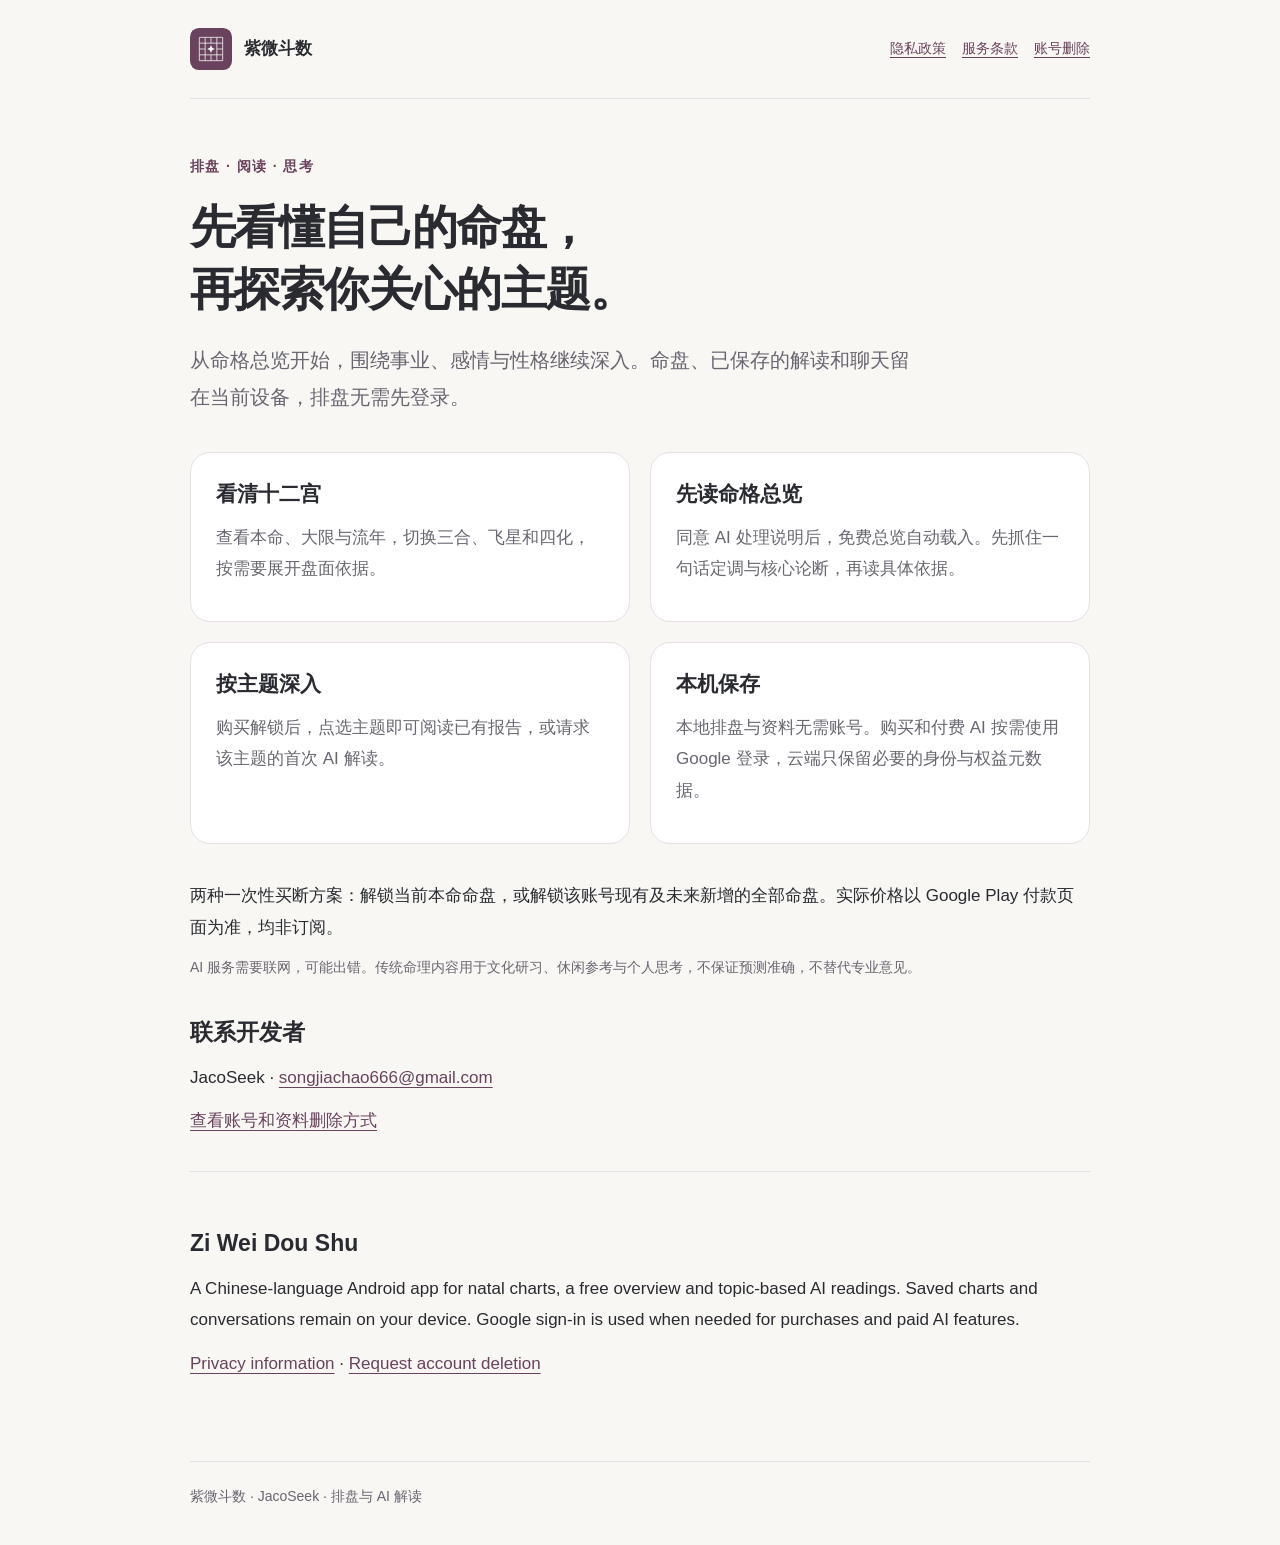
<file: index.html>
<!doctype html><html lang="zh-CN"><head><meta charset="utf-8"><meta name="viewport" content="width=device-width,initial-scale=1"><meta name="description" content="紫微斗数 Android 应用：本地排盘、命格总览与按主题深入的 AI 解读。"><title>紫微斗数 · 排盘与 AI 解读</title><link rel="stylesheet" href="styles.css"></head><body>
<header><a class="brand" href="index.html"><svg viewBox="0 0 108 108" aria-hidden="true"><rect width="108" height="108" rx="23" fill="#69435d"/><path d="M24 24h60v60H24zM39 24v60M69 24v60M24 39h60M24 69h60M54 24v15M54 69v15M24 54h15M69 54h15" stroke="#f8f7f4" stroke-width="2" fill="none"/><path d="m54 44 3 7 7 3-7 3-3 7-3-7-7-3 7-3z" fill="#f8f7f4"/></svg>紫微斗数</a><nav aria-label="网站导航"><a href="privacy.html">隐私政策</a><a href="terms.html">服务条款</a><a href="delete-account.html">账号删除</a></nav></header>
<main><div class="eyebrow">排盘 · 阅读 · 思考</div><h1>先看懂自己的命盘，<br>再探索你关心的主题。</h1><p class="intro">从命格总览开始，围绕事业、感情与性格继续深入。命盘、已保存的解读和聊天留在当前设备，排盘无需先登录。</p>
<div class="cards"><section class="card"><h2>看清十二宫</h2><p>查看本命、大限与流年，切换三合、飞星和四化，按需要展开盘面依据。</p></section><section class="card"><h2>先读命格总览</h2><p>同意 AI 处理说明后，免费总览自动载入。先抓住一句话定调与核心论断，再读具体依据。</p></section><section class="card"><h2>按主题深入</h2><p>购买解锁后，点选主题即可阅读已有报告，或请求该主题的首次 AI 解读。</p></section><section class="card"><h2>本机保存</h2><p>本地排盘与资料无需账号。购买和付费 AI 按需使用 Google 登录，云端只保留必要的身份与权益元数据。</p></section></div>
<p>两种一次性买断方案：解锁当前本命命盘，或解锁该账号现有及未来新增的全部命盘。实际价格以 Google Play 付款页面为准，均非订阅。</p><p class="meta">AI 服务需要联网，可能出错。传统命理内容用于文化研习、休闲参考与个人思考，不保证预测准确，不替代专业意见。</p><h2>联系开发者</h2><p>JacoSeek · <a href="mailto:songjiachao666@gmail.com">songjiachao666@gmail.com</a></p><p><a href="delete-account.html">查看账号和资料删除方式</a></p>
<section class="english" lang="en"><h2>Zi Wei Dou Shu</h2><p>A Chinese-language Android app for natal charts, a free overview and topic-based AI readings. Saved charts and conversations remain on your device. Google sign-in is used when needed for purchases and paid AI features.</p><p><a href="privacy.html#english">Privacy information</a> · <a href="delete-account.html#english">Request account deletion</a></p></section></main><footer>紫微斗数 · JacoSeek · 排盘与 AI 解读</footer></body></html>
</file>
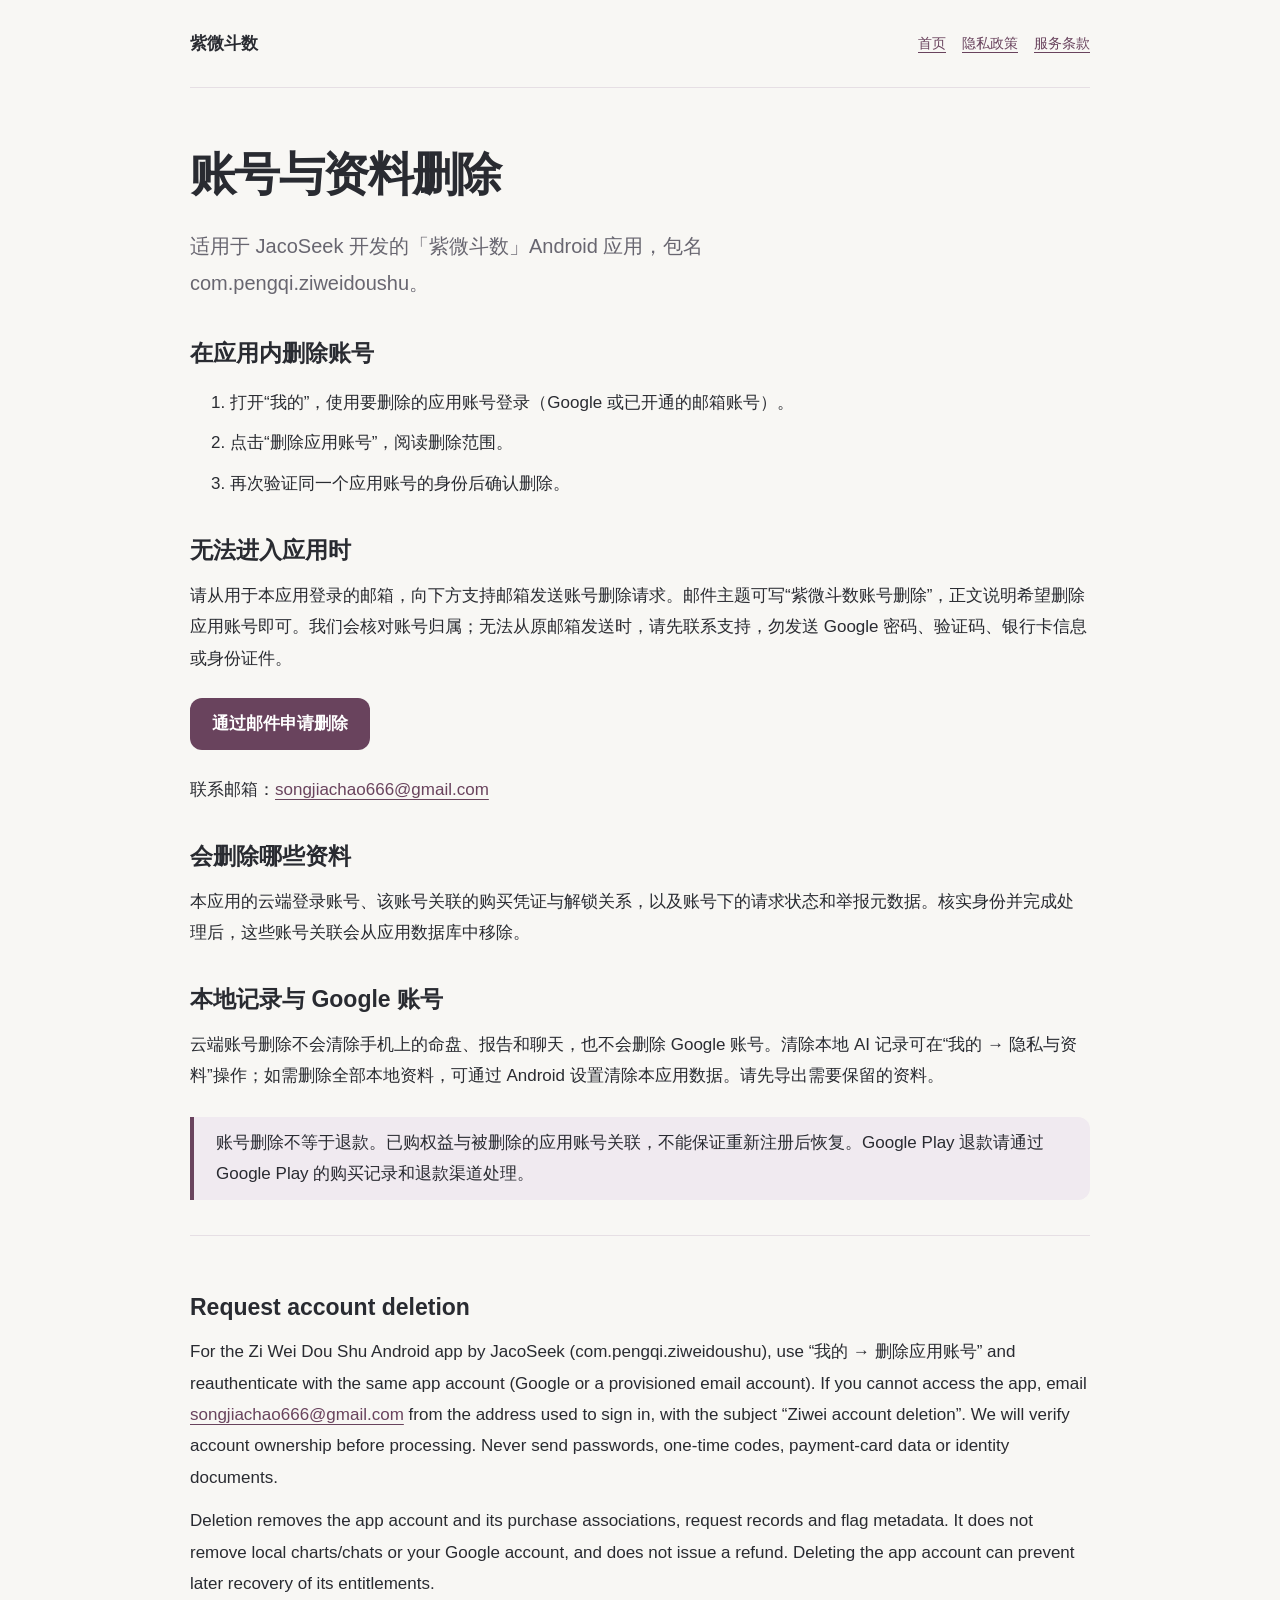
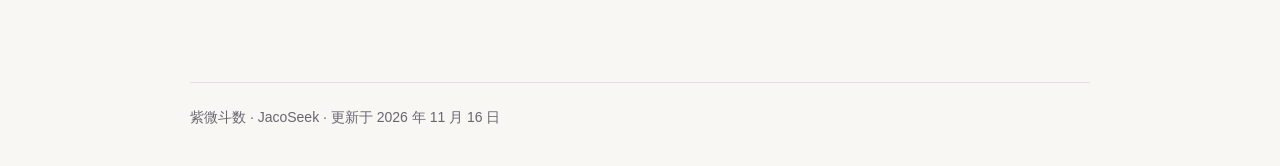
<file: delete-account.html>
<!doctype html><html lang="zh-CN"><head><meta charset="utf-8"><meta name="viewport" content="width=device-width,initial-scale=1"><title>账号与资料删除 · 紫微斗数</title><link rel="stylesheet" href="styles.css"></head><body>
<header><a class="brand" href="index.html">紫微斗数</a><nav aria-label="网站导航"><a href="index.html">首页</a><a href="privacy.html">隐私政策</a><a href="terms.html">服务条款</a></nav></header><main><h1>账号与资料删除</h1><p class="intro">适用于 JacoSeek 开发的「紫微斗数」Android 应用，包名 com.pengqi.ziweidoushu。</p><h2>在应用内删除账号</h2><ol><li>打开“我的”，使用要删除的应用账号登录（Google 或已开通的邮箱账号）。</li><li>点击“删除应用账号”，阅读删除范围。</li><li>再次验证同一个应用账号的身份后确认删除。</li></ol>
<h2>无法进入应用时</h2><p>请从用于本应用登录的邮箱，向下方支持邮箱发送账号删除请求。邮件主题可写“紫微斗数账号删除”，正文说明希望删除应用账号即可。我们会核对账号归属；无法从原邮箱发送时，请先联系支持，勿发送 Google 密码、验证码、银行卡信息或身份证件。</p><a class="button" href="mailto:songjiachao666@gmail.com?subject=%E7%B4%AB%E5%BE%AE%E6%96%97%E6%95%B0%E8%B4%A6%E5%8F%B7%E5%88%A0%E9%99%A4">通过邮件申请删除</a><p>联系邮箱：<a href="mailto:songjiachao666@gmail.com">songjiachao666@gmail.com</a></p>
<h2>会删除哪些资料</h2><p>本应用的云端登录账号、该账号关联的购买凭证与解锁关系，以及账号下的请求状态和举报元数据。核实身份并完成处理后，这些账号关联会从应用数据库中移除。</p><h2>本地记录与 Google 账号</h2><p>云端账号删除不会清除手机上的命盘、报告和聊天，也不会删除 Google 账号。清除本地 AI 记录可在“我的 → 隐私与资料”操作；如需删除全部本地资料，可通过 Android 设置清除本应用数据。请先导出需要保留的资料。</p><div class="notice">账号删除不等于退款。已购权益与被删除的应用账号关联，不能保证重新注册后恢复。Google Play 退款请通过 Google Play 的购买记录和退款渠道处理。</div>
<section class="english" id="english" lang="en"><h2>Request account deletion</h2><p>For the Zi Wei Dou Shu Android app by JacoSeek (com.pengqi.ziweidoushu), use “我的 → 删除应用账号” and reauthenticate with the same app account (Google or a provisioned email account). If you cannot access the app, email <a href="mailto:songjiachao666@gmail.com?subject=Ziwei%20account%20deletion">songjiachao666@gmail.com</a> from the address used to sign in, with the subject “Ziwei account deletion”. We will verify account ownership before processing. Never send passwords, one-time codes, payment-card data or identity documents.</p><p>Deletion removes the app account and its purchase associations, request records and flag metadata. It does not remove local charts/chats or your Google account, and does not issue a refund. Deleting the app account can prevent later recovery of its entitlements.</p></section></main><footer>紫微斗数 · JacoSeek · 更新于 2026 年 11 月 16 日</footer></body></html>
</file>
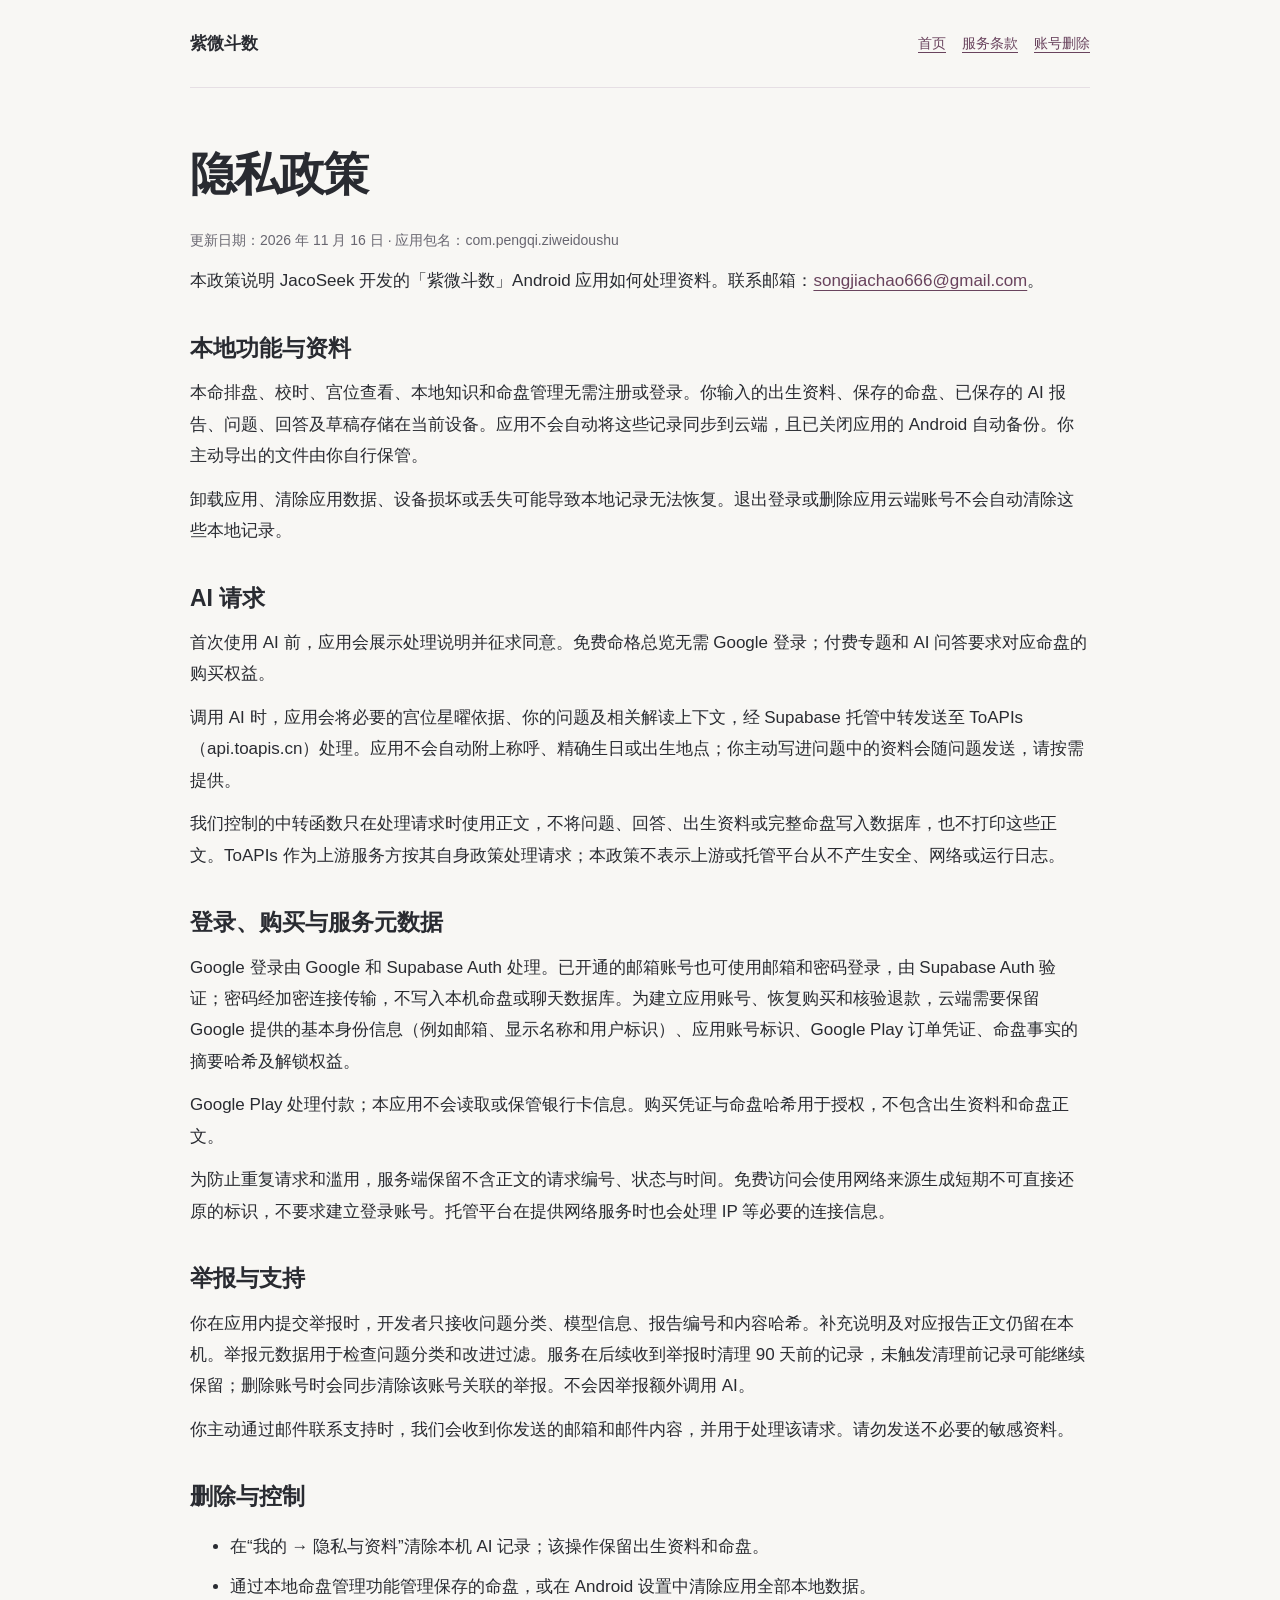
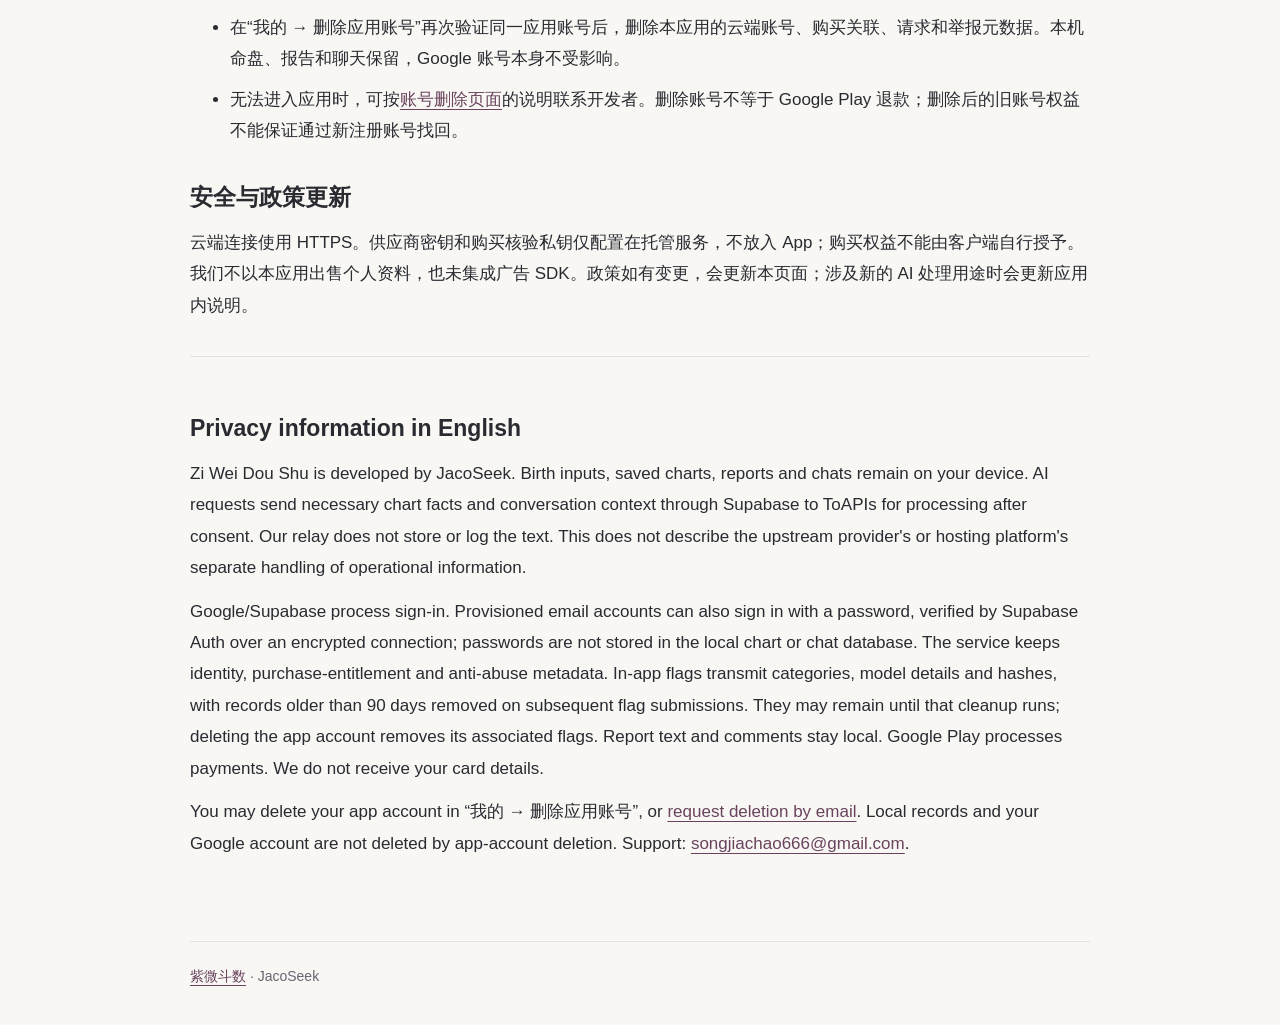
<file: privacy.html>
<!doctype html><html lang="zh-CN"><head><meta charset="utf-8"><meta name="viewport" content="width=device-width,initial-scale=1"><title>隐私政策 · 紫微斗数</title><link rel="stylesheet" href="styles.css"></head><body>
<header><a class="brand" href="index.html">紫微斗数</a><nav aria-label="网站导航"><a href="index.html">首页</a><a href="terms.html">服务条款</a><a href="delete-account.html">账号删除</a></nav></header><main><h1>隐私政策</h1><p class="meta">更新日期：2026 年 11 月 16 日 · 应用包名：com.pengqi.ziweidoushu</p><p>本政策说明 JacoSeek 开发的「紫微斗数」Android 应用如何处理资料。联系邮箱：<a href="mailto:songjiachao666@gmail.com">songjiachao666@gmail.com</a>。</p>
<h2>本地功能与资料</h2><p>本命排盘、校时、宫位查看、本地知识和命盘管理无需注册或登录。你输入的出生资料、保存的命盘、已保存的 AI 报告、问题、回答及草稿存储在当前设备。应用不会自动将这些记录同步到云端，且已关闭应用的 Android 自动备份。你主动导出的文件由你自行保管。</p><p>卸载应用、清除应用数据、设备损坏或丢失可能导致本地记录无法恢复。退出登录或删除应用云端账号不会自动清除这些本地记录。</p>
<h2>AI 请求</h2><p>首次使用 AI 前，应用会展示处理说明并征求同意。免费命格总览无需 Google 登录；付费专题和 AI 问答要求对应命盘的购买权益。</p><p>调用 AI 时，应用会将必要的宫位星曜依据、你的问题及相关解读上下文，经 Supabase 托管中转发送至 ToAPIs（api.toapis.cn）处理。应用不会自动附上称呼、精确生日或出生地点；你主动写进问题中的资料会随问题发送，请按需提供。</p><p>我们控制的中转函数只在处理请求时使用正文，不将问题、回答、出生资料或完整命盘写入数据库，也不打印这些正文。ToAPIs 作为上游服务方按其自身政策处理请求；本政策不表示上游或托管平台从不产生安全、网络或运行日志。</p>
<h2>登录、购买与服务元数据</h2><p>Google 登录由 Google 和 Supabase Auth 处理。已开通的邮箱账号也可使用邮箱和密码登录，由 Supabase Auth 验证；密码经加密连接传输，不写入本机命盘或聊天数据库。为建立应用账号、恢复购买和核验退款，云端需要保留 Google 提供的基本身份信息（例如邮箱、显示名称和用户标识）、应用账号标识、Google Play 订单凭证、命盘事实的摘要哈希及解锁权益。</p><p>Google Play 处理付款；本应用不会读取或保管银行卡信息。购买凭证与命盘哈希用于授权，不包含出生资料和命盘正文。</p><p>为防止重复请求和滥用，服务端保留不含正文的请求编号、状态与时间。免费访问会使用网络来源生成短期不可直接还原的标识，不要求建立登录账号。托管平台在提供网络服务时也会处理 IP 等必要的连接信息。</p>
<h2>举报与支持</h2><p>你在应用内提交举报时，开发者只接收问题分类、模型信息、报告编号和内容哈希。补充说明及对应报告正文仍留在本机。举报元数据用于检查问题分类和改进过滤。服务在后续收到举报时清理 90 天前的记录，未触发清理前记录可能继续保留；删除账号时会同步清除该账号关联的举报。不会因举报额外调用 AI。</p><p>你主动通过邮件联系支持时，我们会收到你发送的邮箱和邮件内容，并用于处理该请求。请勿发送不必要的敏感资料。</p>
<h2>删除与控制</h2><ul><li>在“我的 → 隐私与资料”清除本机 AI 记录；该操作保留出生资料和命盘。</li><li>通过本地命盘管理功能管理保存的命盘，或在 Android 设置中清除应用全部本地数据。</li><li>在“我的 → 删除应用账号”再次验证同一应用账号后，删除本应用的云端账号、购买关联、请求和举报元数据。本机命盘、报告和聊天保留，Google 账号本身不受影响。</li><li>无法进入应用时，可按<a href="delete-account.html">账号删除页面</a>的说明联系开发者。删除账号不等于 Google Play 退款；删除后的旧账号权益不能保证通过新注册账号找回。</li></ul>
<h2>安全与政策更新</h2><p>云端连接使用 HTTPS。供应商密钥和购买核验私钥仅配置在托管服务，不放入 App；购买权益不能由客户端自行授予。我们不以本应用出售个人资料，也未集成广告 SDK。政策如有变更，会更新本页面；涉及新的 AI 处理用途时会更新应用内说明。</p>
<section class="english" id="english" lang="en"><h2>Privacy information in English</h2><p>Zi Wei Dou Shu is developed by JacoSeek. Birth inputs, saved charts, reports and chats remain on your device. AI requests send necessary chart facts and conversation context through Supabase to ToAPIs for processing after consent. Our relay does not store or log the text. This does not describe the upstream provider's or hosting platform's separate handling of operational information.</p><p>Google/Supabase process sign-in. Provisioned email accounts can also sign in with a password, verified by Supabase Auth over an encrypted connection; passwords are not stored in the local chart or chat database. The service keeps identity, purchase-entitlement and anti-abuse metadata. In-app flags transmit categories, model details and hashes, with records older than 90 days removed on subsequent flag submissions. They may remain until that cleanup runs; deleting the app account removes its associated flags. Report text and comments stay local. Google Play processes payments. We do not receive your card details.</p><p>You may delete your app account in “我的 → 删除应用账号”, or <a href="delete-account.html#english">request deletion by email</a>. Local records and your Google account are not deleted by app-account deletion. Support: <a href="mailto:songjiachao666@gmail.com">songjiachao666@gmail.com</a>.</p></section></main><footer><a href="index.html">紫微斗数</a> · JacoSeek</footer></body></html>
</file>
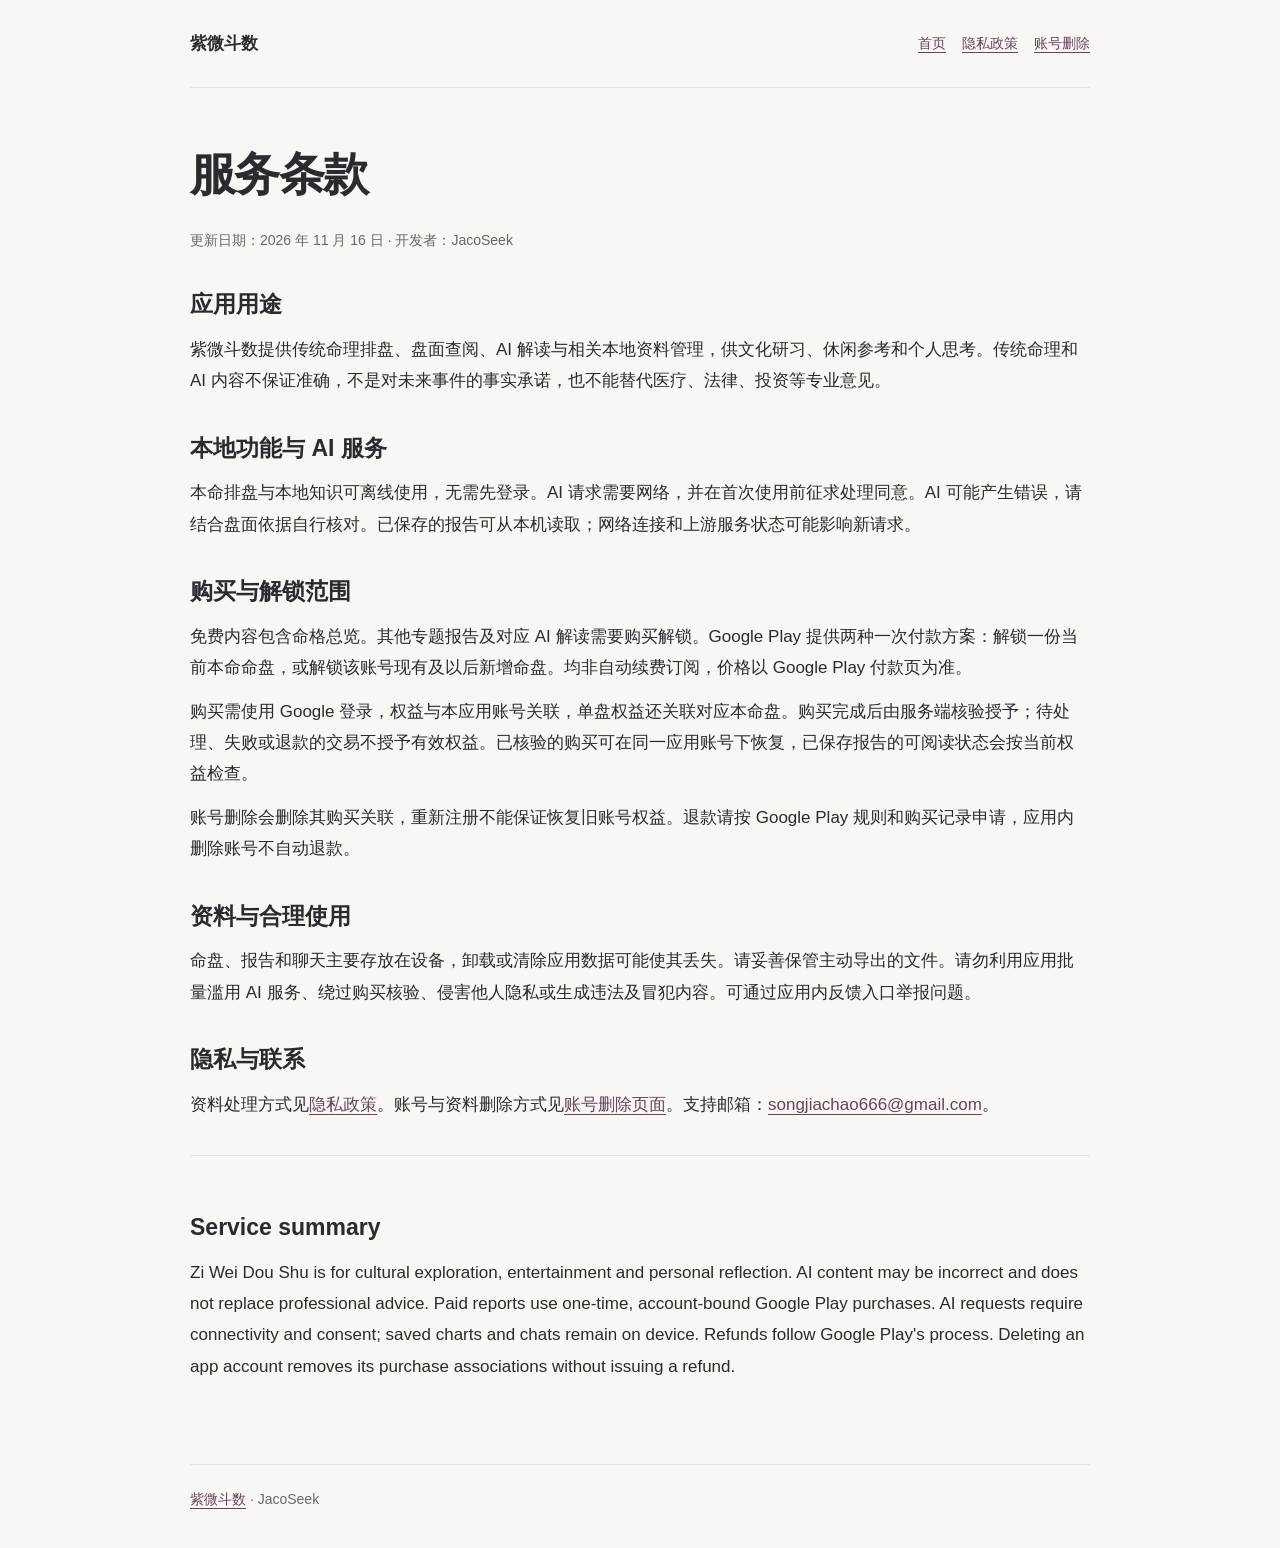
<file: terms.html>
<!doctype html><html lang="zh-CN"><head><meta charset="utf-8"><meta name="viewport" content="width=device-width,initial-scale=1"><title>服务条款 · 紫微斗数</title><link rel="stylesheet" href="styles.css"></head><body>
<header><a class="brand" href="index.html">紫微斗数</a><nav aria-label="网站导航"><a href="index.html">首页</a><a href="privacy.html">隐私政策</a><a href="delete-account.html">账号删除</a></nav></header><main><h1>服务条款</h1><p class="meta">更新日期：2026 年 11 月 16 日 · 开发者：JacoSeek</p><h2>应用用途</h2><p>紫微斗数提供传统命理排盘、盘面查阅、AI 解读与相关本地资料管理，供文化研习、休闲参考和个人思考。传统命理和 AI 内容不保证准确，不是对未来事件的事实承诺，也不能替代医疗、法律、投资等专业意见。</p><h2>本地功能与 AI 服务</h2><p>本命排盘与本地知识可离线使用，无需先登录。AI 请求需要网络，并在首次使用前征求处理同意。AI 可能产生错误，请结合盘面依据自行核对。已保存的报告可从本机读取；网络连接和上游服务状态可能影响新请求。</p><h2>购买与解锁范围</h2><p>免费内容包含命格总览。其他专题报告及对应 AI 解读需要购买解锁。Google Play 提供两种一次付款方案：解锁一份当前本命命盘，或解锁该账号现有及以后新增命盘。均非自动续费订阅，价格以 Google Play 付款页为准。</p><p>购买需使用 Google 登录，权益与本应用账号关联，单盘权益还关联对应本命盘。购买完成后由服务端核验授予；待处理、失败或退款的交易不授予有效权益。已核验的购买可在同一应用账号下恢复，已保存报告的可阅读状态会按当前权益检查。</p><p>账号删除会删除其购买关联，重新注册不能保证恢复旧账号权益。退款请按 Google Play 规则和购买记录申请，应用内删除账号不自动退款。</p><h2>资料与合理使用</h2><p>命盘、报告和聊天主要存放在设备，卸载或清除应用数据可能使其丢失。请妥善保管主动导出的文件。请勿利用应用批量滥用 AI 服务、绕过购买核验、侵害他人隐私或生成违法及冒犯内容。可通过应用内反馈入口举报问题。</p><h2>隐私与联系</h2><p>资料处理方式见<a href="privacy.html">隐私政策</a>。账号与资料删除方式见<a href="delete-account.html">账号删除页面</a>。支持邮箱：<a href="mailto:songjiachao666@gmail.com">songjiachao666@gmail.com</a>。</p><section class="english" lang="en"><h2>Service summary</h2><p>Zi Wei Dou Shu is for cultural exploration, entertainment and personal reflection. AI content may be incorrect and does not replace professional advice. Paid reports use one-time, account-bound Google Play purchases. AI requests require connectivity and consent; saved charts and chats remain on device. Refunds follow Google Play's process. Deleting an app account removes its purchase associations without issuing a refund.</p></section></main><footer><a href="index.html">紫微斗数</a> · JacoSeek</footer></body></html>
</file>
<file: styles.css>
:root{color-scheme:light;--ink:#292b31;--muted:#686670;--plum:#69435d;--paper:#f8f7f4;--line:#e6dfe4}*{box-sizing:border-box}body{margin:0;background:var(--paper);color:var(--ink);font:17px/1.85 -apple-system,BlinkMacSystemFont,"PingFang SC","Microsoft YaHei",sans-serif}a{color:var(--plum);text-underline-offset:4px}a:focus-visible{outline:3px solid #b59aaf;outline-offset:5px}header,main,footer{width:min(900px,calc(100% - 40px));margin:auto}header{display:flex;align-items:center;justify-content:space-between;gap:24px;padding:28px 0;border-bottom:1px solid var(--line)}.brand{display:flex;align-items:center;gap:12px;text-decoration:none;font-weight:700;color:var(--ink)}.brand svg{width:42px;height:42px;flex:none}nav{display:flex;flex-wrap:wrap;gap:16px;font-size:14px}main{padding:55px 0 70px}h1{font-size:clamp(30px,5vw,46px);line-height:1.35;letter-spacing:-.035em;margin:0 0 22px}h2{font-size:23px;line-height:1.5;margin:34px 0 12px}p{margin:12px 0}.intro{font-size:20px;color:var(--muted);max-width:720px}.meta{font-size:14px;color:var(--muted)}.eyebrow{font-size:14px;letter-spacing:.1em;color:var(--plum);font-weight:700;margin-bottom:16px}.cards{display:grid;grid-template-columns:repeat(2,1fr);gap:20px;margin:36px 0}.card{border:1px solid var(--line);background:#fff;padding:25px;border-radius:20px}.card h2{margin:0 0 8px;font-size:21px}.card p{color:var(--muted)}.notice{border-left:4px solid var(--plum);padding:10px 22px;background:#f0eaf0;border-radius:0 12px 12px 0;margin:25px 0}.button{display:inline-block;padding:10px 22px;border-radius:12px;background:var(--plum);color:white;text-decoration:none;font-weight:600;margin:12px 0}li{margin:9px 0}table{width:100%;border-collapse:collapse;font-size:15px}th,td{text-align:left;border-bottom:1px solid var(--line);padding:14px 12px;vertical-align:top}th{color:var(--plum)}footer{padding:22px 0 35px;border-top:1px solid var(--line);font-size:14px;color:var(--muted)}.english{border-top:1px solid var(--line);padding-top:20px;margin-top:35px}@media(max-width:620px){header{align-items:flex-start;flex-direction:column;gap:12px}main{padding-top:35px}.cards{grid-template-columns:1fr}table{font-size:14px}th,td{padding:10px 6px}nav{gap:12px}}
</file>
